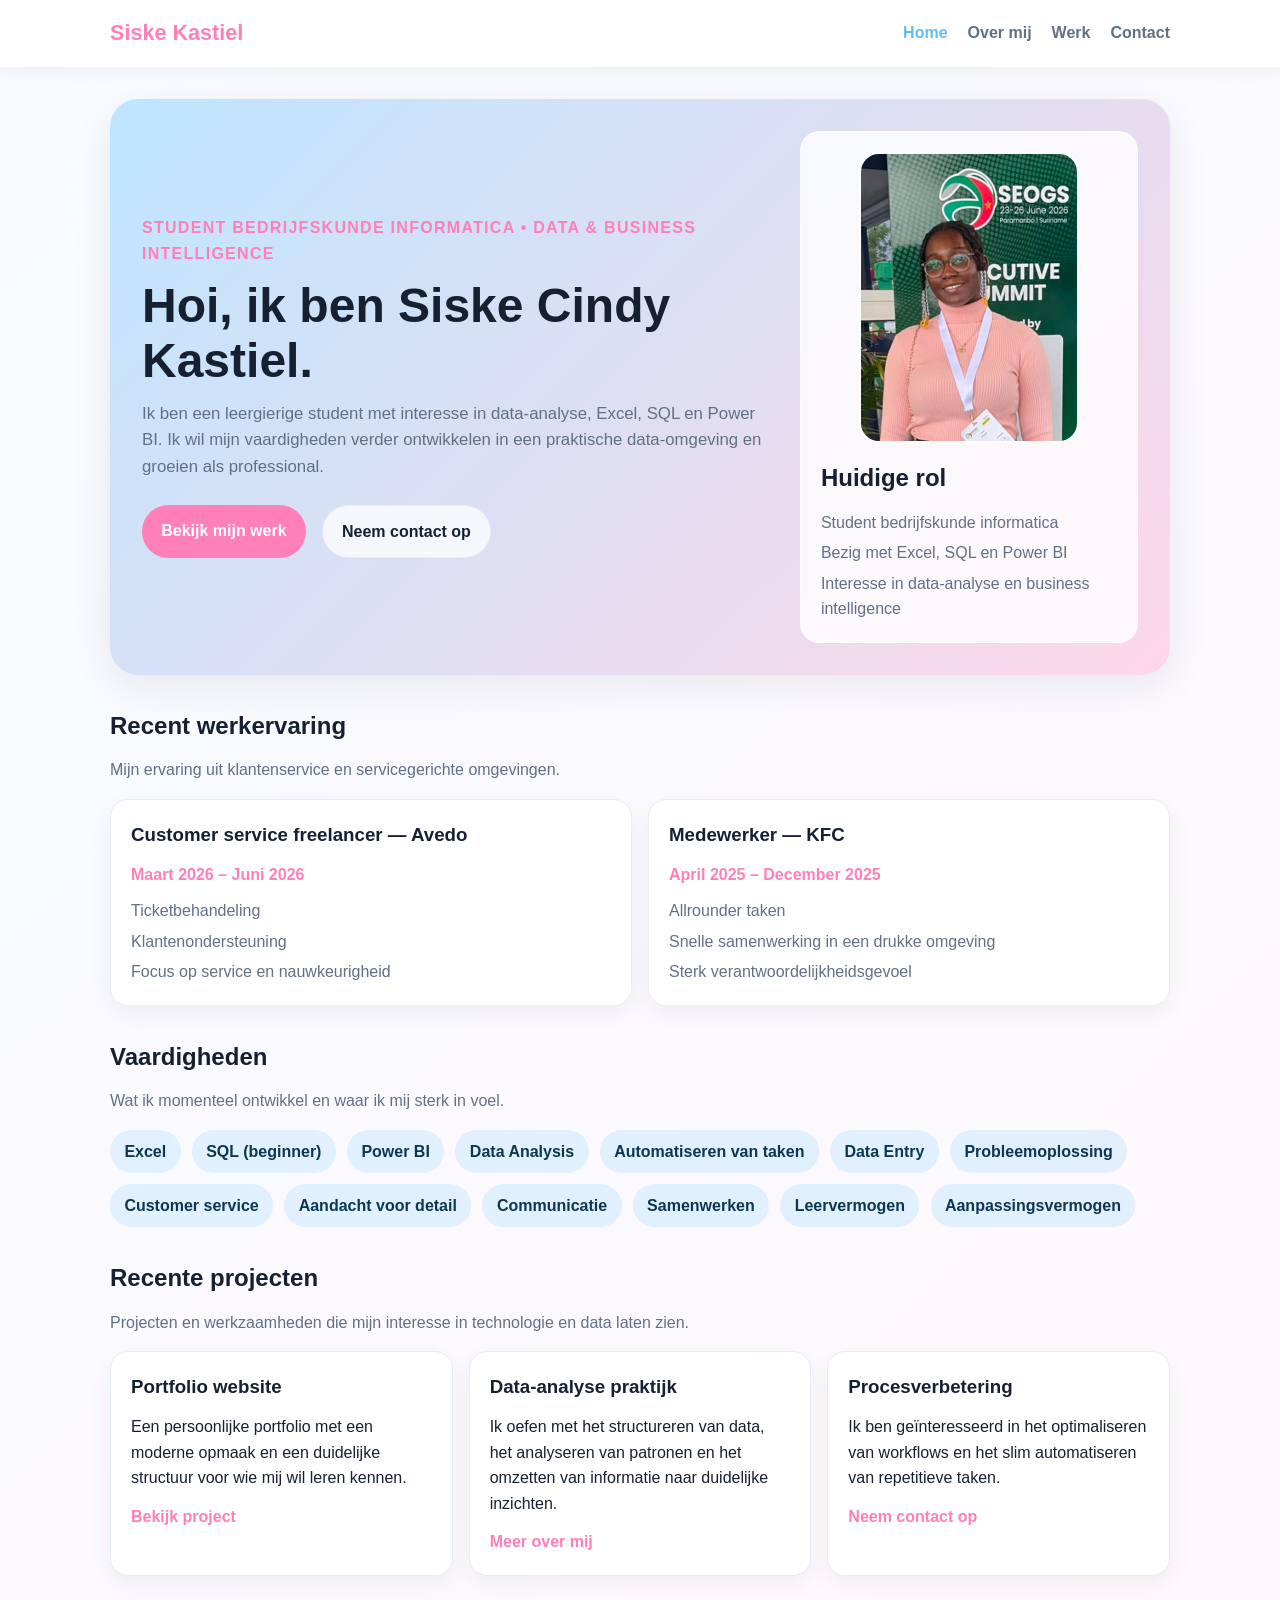
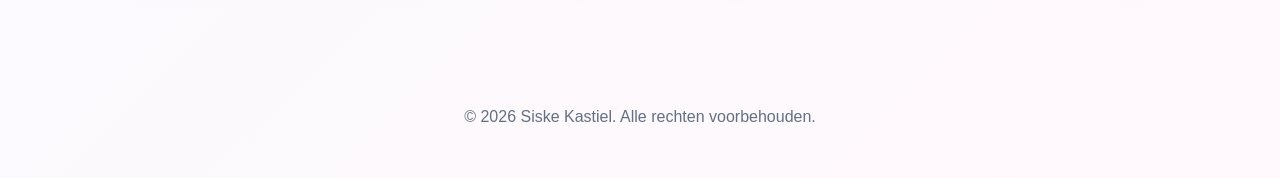
<file: index.html>
<!DOCTYPE html>
<html lang="nl">
  <head>
    <meta charset="UTF-8" />
    <meta name="viewport" content="width=device-width, initial-scale=1.0" />
    <title>Siske Kastiel | Portfolio</title>
    <meta name="description" content="Portfolio van Siske Kastiel, student bedrijfskunde informatica met interesse in data-analyse en business intelligence." />
    <link rel="stylesheet" href="css/main.css" />
  </head>
  <body>
    <header class="site-header">
      <nav class="navbar">
        <a href="index.html" class="logo">Siske Kastiel</a>
        <button class="nav-toggle" aria-label="Open menu" aria-expanded="false">☰</button>
        <ul class="nav-links">
          <li><a class="active" href="index.html">Home</a></li>
          <li><a href="about.html">Over mij</a></li>
          <li><a href="work.html">Werk</a></li>
          <li><a href="contact.html">Contact</a></li>
        </ul>
      </nav>
    </header>

    <main>
      <section class="hero-section">
        <div class="hero-grid">
          <div class="hero-copy">
            <p class="eyebrow">Student bedrijfskunde informatica • Data & Business Intelligence</p>
            <h1>Hoi, ik ben Siske Cindy Kastiel.</h1>
            <p class="intro">
              Ik ben een leergierige student met interesse in data-analyse, Excel, SQL en Power BI. Ik wil mijn vaardigheden verder ontwikkelen in een praktische data-omgeving en groeien als professional.
            </p>
            <div class="hero-actions">
              <a class="btn btn-primary" href="work.html">Bekijk mijn werk</a>
              <a class="btn btn-secondary" href="contact.html">Neem contact op</a>
            </div>
          </div>

          <div class="hero-card">
            <img src="img/profile-photo.jpeg" alt="Foto van Siske Kastiel" class="profile-image" />
            <h2>Huidige rol</h2>
            <ul class="detail-list">
              <li>Student bedrijfskunde informatica</li>
              <li>Bezig met Excel, SQL en Power BI</li>
              <li>Interesse in data-analyse en business intelligence</li>
            </ul>
          </div>
        </div>
      </section>

      <section class="section">
        <div class="section-header">
          <h2>Recent werkervaring</h2>
          <p>Mijn ervaring uit klantenservice en servicegerichte omgevingen.</p>
        </div>
        <div class="card-grid">
          <article class="card">
            <h3>Customer service freelancer — Avedo</h3>
            <p class="meta">Maart 2026 – Juni 2026</p>
            <ul class="detail-list">
              <li>Ticketbehandeling</li>
              <li>Klantenondersteuning</li>
              <li>Focus op service en nauwkeurigheid</li>
            </ul>
          </article>
          <article class="card">
            <h3>Medewerker — KFC</h3>
            <p class="meta">April 2025 – December 2025</p>
            <ul class="detail-list">
              <li>Allrounder taken</li>
              <li>Snelle samenwerking in een drukke omgeving</li>
              <li>Sterk verantwoordelijkheidsgevoel</li>
            </ul>
          </article>
        </div>
      </section>

      <section class="section">
        <div class="section-header">
          <h2>Vaardigheden</h2>
          <p>Wat ik momenteel ontwikkel en waar ik mij sterk in voel.</p>
        </div>
        <div class="skills-wrap">
          <span class="chip">Excel</span>
          <span class="chip">SQL (beginner)</span>
          <span class="chip">Power BI</span>
          <span class="chip">Data Analysis</span>
          <span class="chip">Automatiseren van taken</span>
          <span class="chip">Data Entry</span>
          <span class="chip">Probleemoplossing</span>
          <span class="chip">Customer service</span>
          <span class="chip">Aandacht voor detail</span>
          <span class="chip">Communicatie</span>
          <span class="chip">Samenwerken</span>
          <span class="chip">Leervermogen</span>
          <span class="chip">Aanpassingsvermogen</span>
        </div>
      </section>

      <section class="section">
        <div class="section-header">
          <h2>Recente projecten</h2>
          <p>Projecten en werkzaamheden die mijn interesse in technologie en data laten zien.</p>
        </div>
        <div class="card-grid">
          <article class="card">
            <h3>Portfolio website</h3>
            <p>Een persoonlijke portfolio met een moderne opmaak en een duidelijke structuur voor wie mij wil leren kennen.</p>
            <a class="text-link" href="work.html">Bekijk project</a>
          </article>
          <article class="card">
            <h3>Data-analyse praktijk</h3>
            <p>Ik oefen met het structureren van data, het analyseren van patronen en het omzetten van informatie naar duidelijke inzichten.</p>
            <a class="text-link" href="about.html">Meer over mij</a>
          </article>
          <article class="card">
            <h3>Procesverbetering</h3>
            <p>Ik ben geïnteresseerd in het optimaliseren van workflows en het slim automatiseren van repetitieve taken.</p>
            <a class="text-link" href="contact.html">Neem contact op</a>
          </article>
        </div>
      </section>
    </main>

    <footer class="site-footer">
      <p>© <span id="year"></span> Siske Kastiel. Alle rechten voorbehouden.</p>
    </footer>

    <script src="js/main.js"></script>
  </body>
</html>
</file>
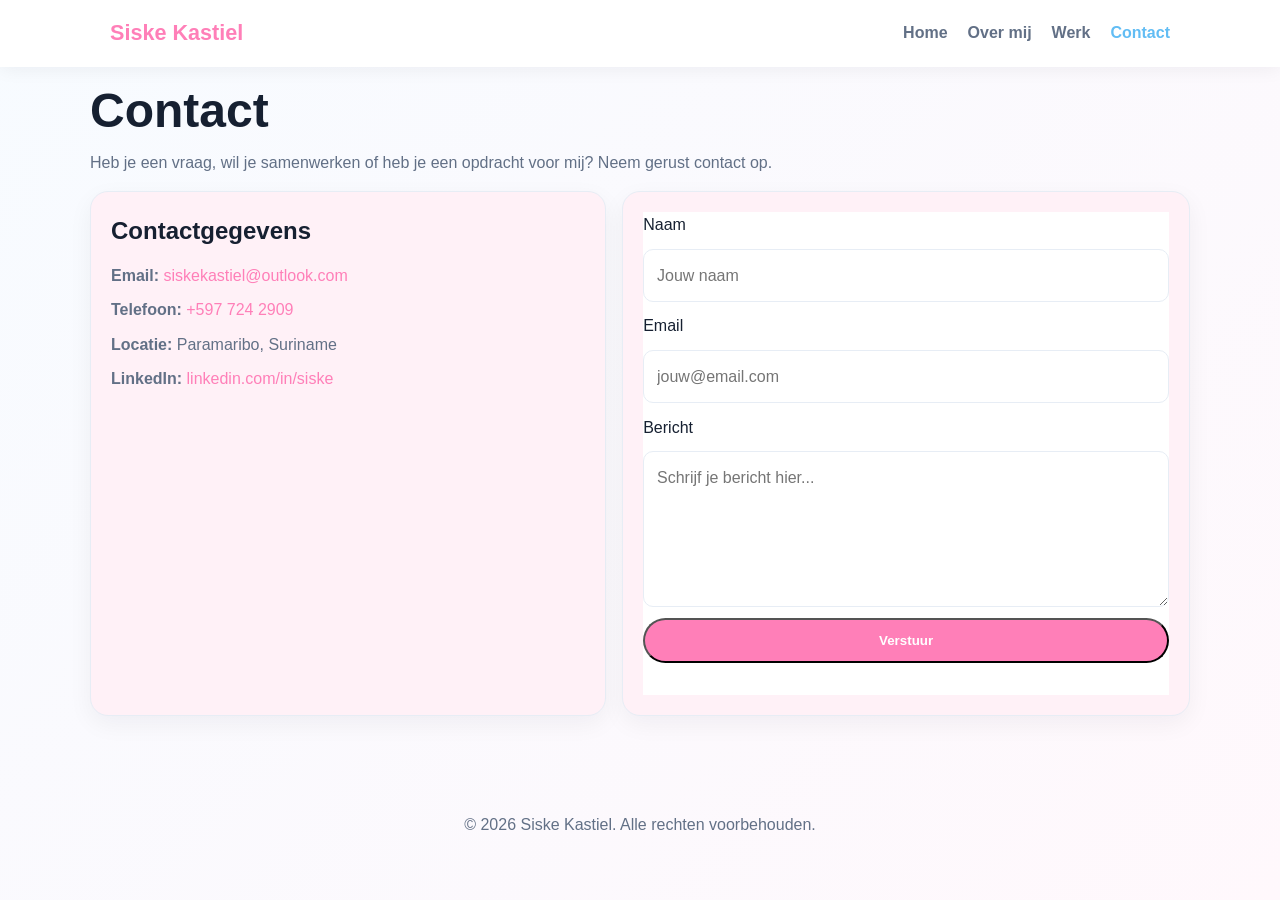
<file: contact.html>
<!DOCTYPE html>
<html lang="nl">
  <head>
    <meta charset="UTF-8" />
    <meta name="viewport" content="width=device-width, initial-scale=1.0" />
    <title>Siske Kastiel | Contact</title>
    <link rel="stylesheet" href="css/main.css" />
    <link rel="stylesheet" href="css/contact.css" />
  </head>
  <body>
    <header class="site-header">
      <nav class="navbar">
        <a href="index.html" class="logo">Siske Kastiel</a>
        <button class="nav-toggle" aria-label="Open menu" aria-expanded="false">☰</button>
        <ul class="nav-links">
          <li><a href="index.html">Home</a></li>
          <li><a href="about.html">Over mij</a></li>
          <li><a href="work.html">Werk</a></li>
          <li><a class="active" href="contact.html">Contact</a></li>
        </ul>
      </nav>
    </header>

    <main class="page-content contact-page">
      <section class="section">
        <div class="section-header">
          <h1>Contact</h1>
          <p>Heb je een vraag, wil je samenwerken of heb je een opdracht voor mij? Neem gerust contact op.</p>
        </div>

        <div class="info-grid">
          <article class="card contact-card">
            <h2>Contactgegevens</h2>
            <ul class="contact-list">
              <li><strong>Email:</strong> <a href="mailto:siskekastiel@outlook.com">siskekastiel@outlook.com</a></li>
              <li><strong>Telefoon:</strong> <a href="tel:+5977242909">+597 724 2909</a></li>
              <li><strong>Locatie:</strong> Paramaribo, Suriname</li>
              <li><strong>LinkedIn:</strong> <a href="https://www.linkedin.com/" target="_blank" rel="noopener">linkedin.com/in/siske</a></li>
            </ul>
          </article>

          <article class="card">
            <form class="contact-form">
              <label for="name">Naam</label>
              <input id="name" name="name" type="text" placeholder="Jouw naam" required />

              <label for="email">Email</label>
              <input id="email" name="email" type="email" placeholder="jouw@email.com" required />

              <label for="message">Bericht</label>
              <textarea id="message" name="message" rows="5" placeholder="Schrijf je bericht hier..." required></textarea>

              <button class="btn btn-primary" type="submit">Verstuur</button>
              <p class="form-status" aria-live="polite"></p>
            </form>
          </article>
        </div>
      </section>
    </main>

    <footer class="site-footer">
      <p>© <span id="year"></span> Siske Kastiel. Alle rechten voorbehouden.</p>
    </footer>

    <script src="js/main.js"></script>
  </body>
</html>
</file>
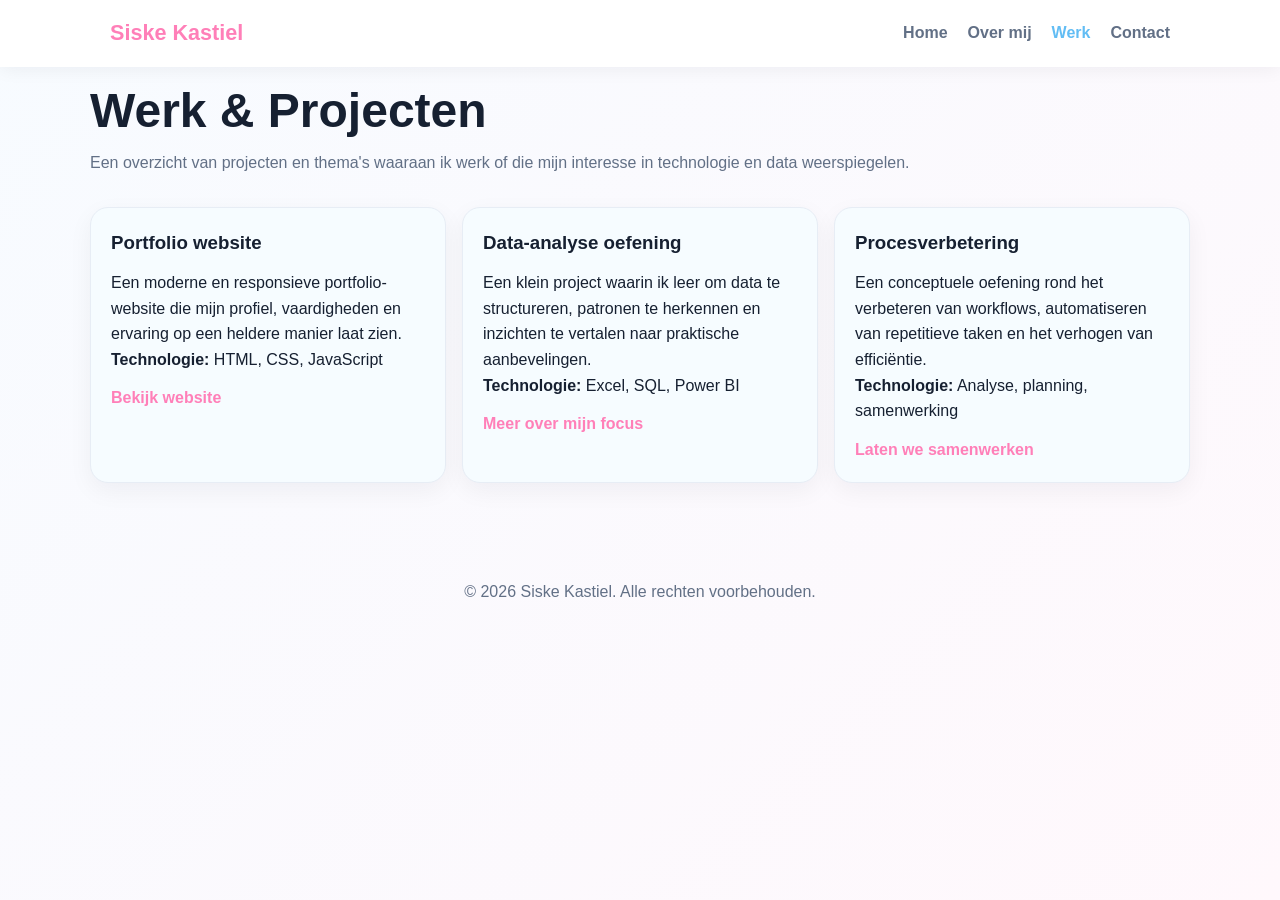
<file: work.html>
<!DOCTYPE html>
<html lang="nl">
  <head>
    <meta charset="UTF-8" />
    <meta name="viewport" content="width=device-width, initial-scale=1.0" />
    <title>Siske Kastiel | Werk & Projecten</title>
    <link rel="stylesheet" href="css/main.css" />
    <link rel="stylesheet" href="css/work.css" />
  </head>
  <body>
    <header class="site-header">
      <nav class="navbar">
        <a href="index.html" class="logo">Siske Kastiel</a>
        <button class="nav-toggle" aria-label="Open menu" aria-expanded="false">☰</button>
        <ul class="nav-links">
          <li><a href="index.html">Home</a></li>
          <li><a href="about.html">Over mij</a></li>
          <li><a class="active" href="work.html">Werk</a></li>
          <li><a href="contact.html">Contact</a></li>
        </ul>
      </nav>
    </header>

    <main class="page-content work-page">
      <section class="section">
        <div class="section-header">
          <h1>Werk & Projecten</h1>
          <p>Een overzicht van projecten en thema's waaraan ik werk of die mijn interesse in technologie en data weerspiegelen.</p>
        </div>
      </section>

      <section class="section">
        <div class="card-grid">
          <article class="card reveal">
            <h3>Portfolio website</h3>
            <p>Een moderne en responsieve portfolio-website die mijn profiel, vaardigheden en ervaring op een heldere manier laat zien.</p>
            <p><strong>Technologie:</strong> HTML, CSS, JavaScript</p>
            <a class="text-link" href="index.html">Bekijk website</a>
          </article>

          <article class="card reveal">
            <h3>Data-analyse oefening</h3>
            <p>Een klein project waarin ik leer om data te structureren, patronen te herkennen en inzichten te vertalen naar praktische aanbevelingen.</p>
            <p><strong>Technologie:</strong> Excel, SQL, Power BI</p>
            <a class="text-link" href="about.html">Meer over mijn focus</a>
          </article>

          <article class="card reveal">
            <h3>Procesverbetering</h3>
            <p>Een conceptuele oefening rond het verbeteren van workflows, automatiseren van repetitieve taken en het verhogen van efficiëntie.</p>
            <p><strong>Technologie:</strong> Analyse, planning, samenwerking</p>
            <a class="text-link" href="contact.html">Laten we samenwerken</a>
          </article>
        </div>
      </section>
    </main>

    <footer class="site-footer">
      <p>© <span id="year"></span> Siske Kastiel. Alle rechten voorbehouden.</p>
    </footer>

    <script src="js/main.js"></script>
  </body>
</html>
</file>
<file: css/main.css>
:root {
  --baby-blue: #8fd4ff;
  --rose: #ffb6d2;
  --bg: linear-gradient(135deg, #f7fbff 0%, #fff8fc 100%);
  --surface: #ffffff;
  --text: #162031;
  --muted: #627086;
  --primary: var(--baby-blue);
  --primary-dark: #62bdf4;
  --accent: #ff7fb8;
  --border: #e7edf5;
}

* {
  box-sizing: border-box;
  margin: 0;
  padding: 0;
}
/* Profilfoto styling */
.profile-img {
  max-width: 200px;
  border-radius: 50%;
  margin-bottom: 15px;
  display: block;
}
body {
  font-family: 'Segoe UI', Tahoma, Geneva, Verdana, sans-serif;
  background: var(--bg);
  color: var(--text);
  line-height: 1.6;
  min-height: 100vh;
  overflow-x: hidden;
}

img {
  max-width: 100%;
}

a {
  color: inherit;
}

.site-header {
  background: rgba(255, 255, 255, 0.95);
  box-shadow: 0 2px 18px rgba(15, 23, 42, 0.06);
  position: sticky;
  top: 0;
  z-index: 10;
  backdrop-filter: blur(12px);
}

.navbar {
  max-width: 1100px;
  margin: 0 auto;
  padding: 1rem 1.25rem;
  display: flex;
  align-items: center;
  justify-content: space-between;
}

.logo {
  color: var(--accent);
  font-size: 1.35rem;
  font-weight: 800;
  text-decoration: none;
}

.nav-links {
  display: flex;
  gap: 1.25rem;
  list-style: none;
}

.nav-links a {
  color: var(--muted);
  text-decoration: none;
  font-weight: 600;
}

.nav-links a.active,
.nav-links a:hover {
  color: var(--primary-dark);
}

.nav-toggle {
  display: none;
  background: none;
  border: none;
  font-size: 1.4rem;
  cursor: pointer;
}

main {
  max-width: 1100px;
  margin: 0 auto;
  padding: 2rem 1.25rem 4rem;
}

.hero-section,
.page-content {
  padding: 1rem 0 2rem;
}

.hero-section {
  background: linear-gradient(135deg, rgba(143, 212, 255, 0.55), rgba(255, 182, 210, 0.5));
  border-radius: 28px;
  padding: 2rem;
  margin-bottom: 2rem;
  box-shadow: 0 12px 40px rgba(15, 23, 42, 0.08);
}

.hero-grid {
  display: grid;
  grid-template-columns: 1.5fr 0.8fr;
  gap: 1.5rem;
  align-items: center;
}

.eyebrow {
  color: var(--accent);
  font-weight: 700;
  text-transform: uppercase;
  letter-spacing: 0.08em;
  margin-bottom: 0.75rem;
}

h1,
h2,
h3 {
  margin-bottom: 0.75rem;
}

h1 {
  font-size: clamp(2rem, 4vw, 3rem);
  line-height: 1.15;
}

.intro {
  max-width: 700px;
  color: var(--muted);
  font-size: 1.05rem;
  margin-bottom: 1.5rem;
}

.hero-actions {
  display: flex;
  gap: 1rem;
  flex-wrap: wrap;
}

.btn {
  display: inline-block;
  padding: 0.8rem 1.2rem;
  border-radius: 999px;
  text-decoration: none;
  font-weight: 700;
  transition: transform 0.2s ease, background 0.2s ease;
}

.btn:hover {
  transform: translateY(-2px);
}

.btn-primary {
  background: var(--accent);
  color: white;
}

.btn-primary:hover {
  background: #ff6da6;
}

.btn-secondary {
  background: rgba(255, 255, 255, 0.75);
  color: var(--text);
  border: 1px solid var(--border);
}

.section {
  margin-bottom: 2rem;
}

.section-header {
  margin-bottom: 1rem;
}

.section-header p {
  color: var(--muted);
}

.card-grid {
  display: grid;
  grid-template-columns: repeat(auto-fit, minmax(240px, 1fr));
  gap: 1rem;
}

.card {
  background: var(--surface);
  border: 1px solid var(--border);
  border-radius: 18px;
  padding: 1.25rem;
  box-shadow: 0 8px 24px rgba(15, 23, 42, 0.05);
}

.card:hover {
  box-shadow: 0 16px 36px rgba(15, 23, 42, 0.1);
}

.hero-card {
  background: rgba(255, 255, 255, 0.8);
  border: 1px solid rgba(255, 255, 255, 0.8);
  border-radius: 20px;
  padding: 1.25rem;
  box-shadow: inset 0 1px 0 rgba(255, 255, 255, 0.5);
}

.avatar {
  display: grid;
  place-items: center;
  width: 60px;
  height: 60px;
  border-radius: 50%;
  background: linear-gradient(135deg, var(--baby-blue), var(--rose));
  color: #052331;
  font-size: 1.15rem;
  font-weight: 800;
  margin-bottom: 0.9rem;
}

.avatar.large {
  width: 76px;
  height: 76px;
  font-size: 1.3rem;
}

.profile-image {
  width: 100%;
  max-width: 220px;
  height: auto;
  display: block;
  border-radius: 20px;
  margin: 0 auto 1rem;
  border: 2px solid rgba(255, 255, 255, 0.8);
}

.meta {
  color: var(--accent);
  font-weight: 600;
  margin-bottom: 0.7rem;
}

.detail-list {
  list-style: none;
  padding-left: 0;
  display: flex;
  flex-direction: column;
  gap: 0.3rem;
  color: var(--muted);
}

.skills-wrap {
  display: flex;
  flex-wrap: wrap;
  gap: 0.7rem;
}

.chip {
  display: inline-block;
  padding: 0.55rem 0.9rem;
  border-radius: 999px;
  background: rgba(143, 212, 255, 0.25);
  color: #0c3752;
  font-weight: 600;
}

.text-link {
  display: inline-block;
  margin-top: 0.8rem;
  color: var(--accent);
  font-weight: 700;
  text-decoration: none;
}

.info-grid {
  display: grid;
  grid-template-columns: repeat(2, minmax(0, 1fr));
  gap: 1rem;
}

.timeline {
  display: grid;
  gap: 0.85rem;
}

.timeline-item {
  background: var(--surface);
  border: 1px solid var(--border);
  border-radius: 16px;
  padding: 1rem 1.15rem;
}

.contact-card {
  min-height: 100%;
}

.contact-list {
  list-style: none;
  display: flex;
  flex-direction: column;
  gap: 0.55rem;
  color: var(--muted);
}

.contact-list a {
  color: var(--accent);
  text-decoration: none;
}

.contact-form {
  display: flex;
  flex-direction: column;
  gap: 0.7rem;
}

.contact-form input,
.contact-form textarea {
  padding: 0.8rem;
  border: 1px solid var(--border);
  border-radius: 10px;
  font: inherit;
}

.form-status {
  min-height: 1.3rem;
  color: var(--accent);
  font-weight: 600;
}

.site-footer {
  text-align: center;
  padding: 2rem 1rem 3rem;
  color: var(--muted);
}

.reveal {
  opacity: 0;
  transform: translateY(16px);
  transition: opacity 600ms ease, transform 600ms ease;
}

.reveal.visible {
  opacity: 1;
  transform: translateY(0);
}

@media (max-width: 900px) {
  .hero-grid,
  .info-grid {
    grid-template-columns: 1fr;
  }
}

@media (max-width: 700px) {
  .nav-toggle {
    display: block;
  }

  .nav-links {
    display: none;
    flex-direction: column;
    position: absolute;
    top: 3.7rem;
    right: 1rem;
    background: var(--surface);
    padding: 1rem;
    border: 1px solid var(--border);
    border-radius: 12px;
    box-shadow: 0 8px 20px rgba(15, 23, 42, 0.08);
  }

  .nav-links.open {
    display: flex;
  }

  .hero-section {
    padding: 1.2rem;
  }
}


/* Improve tap targets on small screens */
@media (max-width: 700px) {
  .nav-links a {
    padding: 0.6rem 0.8rem;
    display: block;
    font-size: 1rem;
  }
  .btn {
    padding: 0.9rem 1.25rem;
  }
}
</file>
<file: css/contact.css>
:root {
  --soft-pink: #fff1f7;
}

.contact-page .info-grid {
  grid-template-columns: 1fr 1.1fr;
}

.contact-page .card {
  background: var(--soft-pink);
}

.contact-page .contact-form {
  background: white;
}

@media (max-width: 900px) {
  .contact-page .info-grid {
    grid-template-columns: 1fr;
  }
}
</file>
<file: css/work.css>
:root {
  --bubble: #f6fcff;
}

.work-page .card {
  background: var(--bubble);
}

.work-page .card:hover {
  transform: translateY(-4px);
}

.work-page .card-grid {
  grid-template-columns: repeat(auto-fit, minmax(260px, 1fr));
}

@media (max-width: 700px) {
  .work-page .card-grid {
    grid-template-columns: 1fr;
  }
}
</file>
